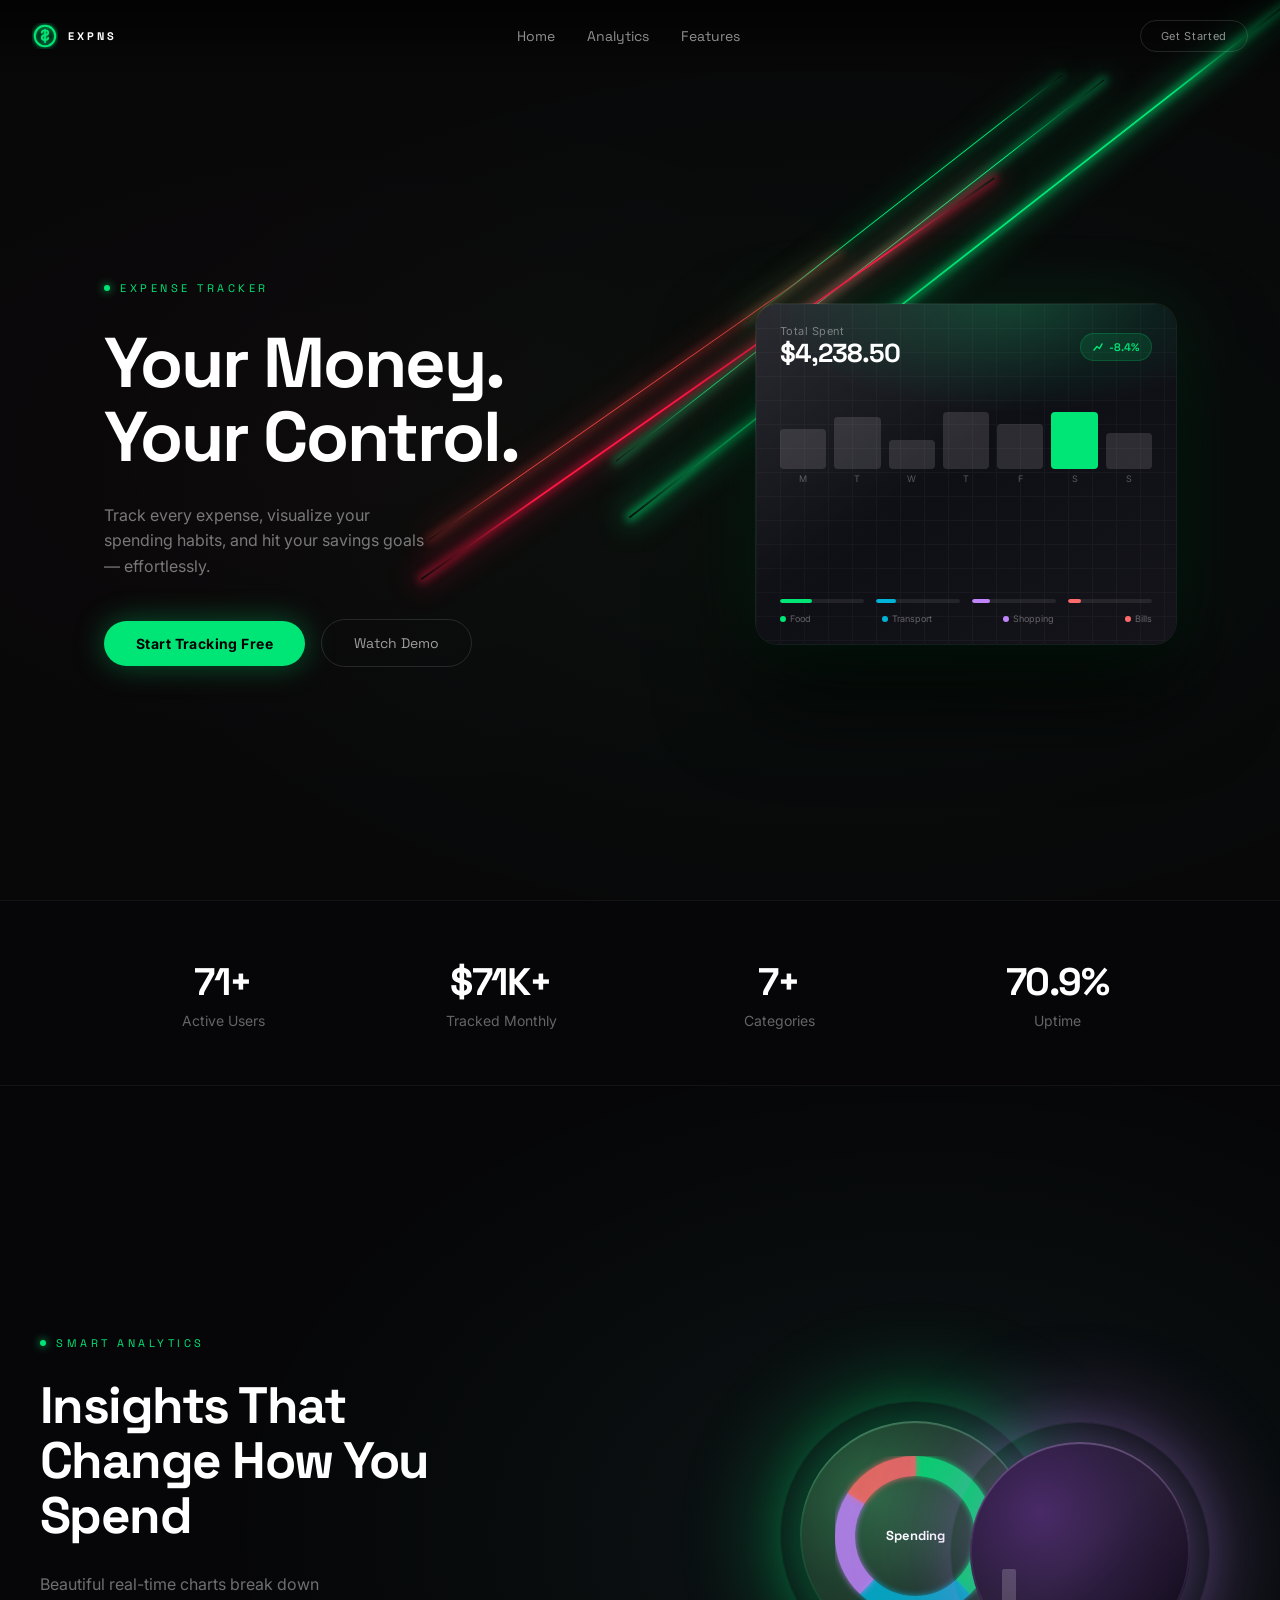
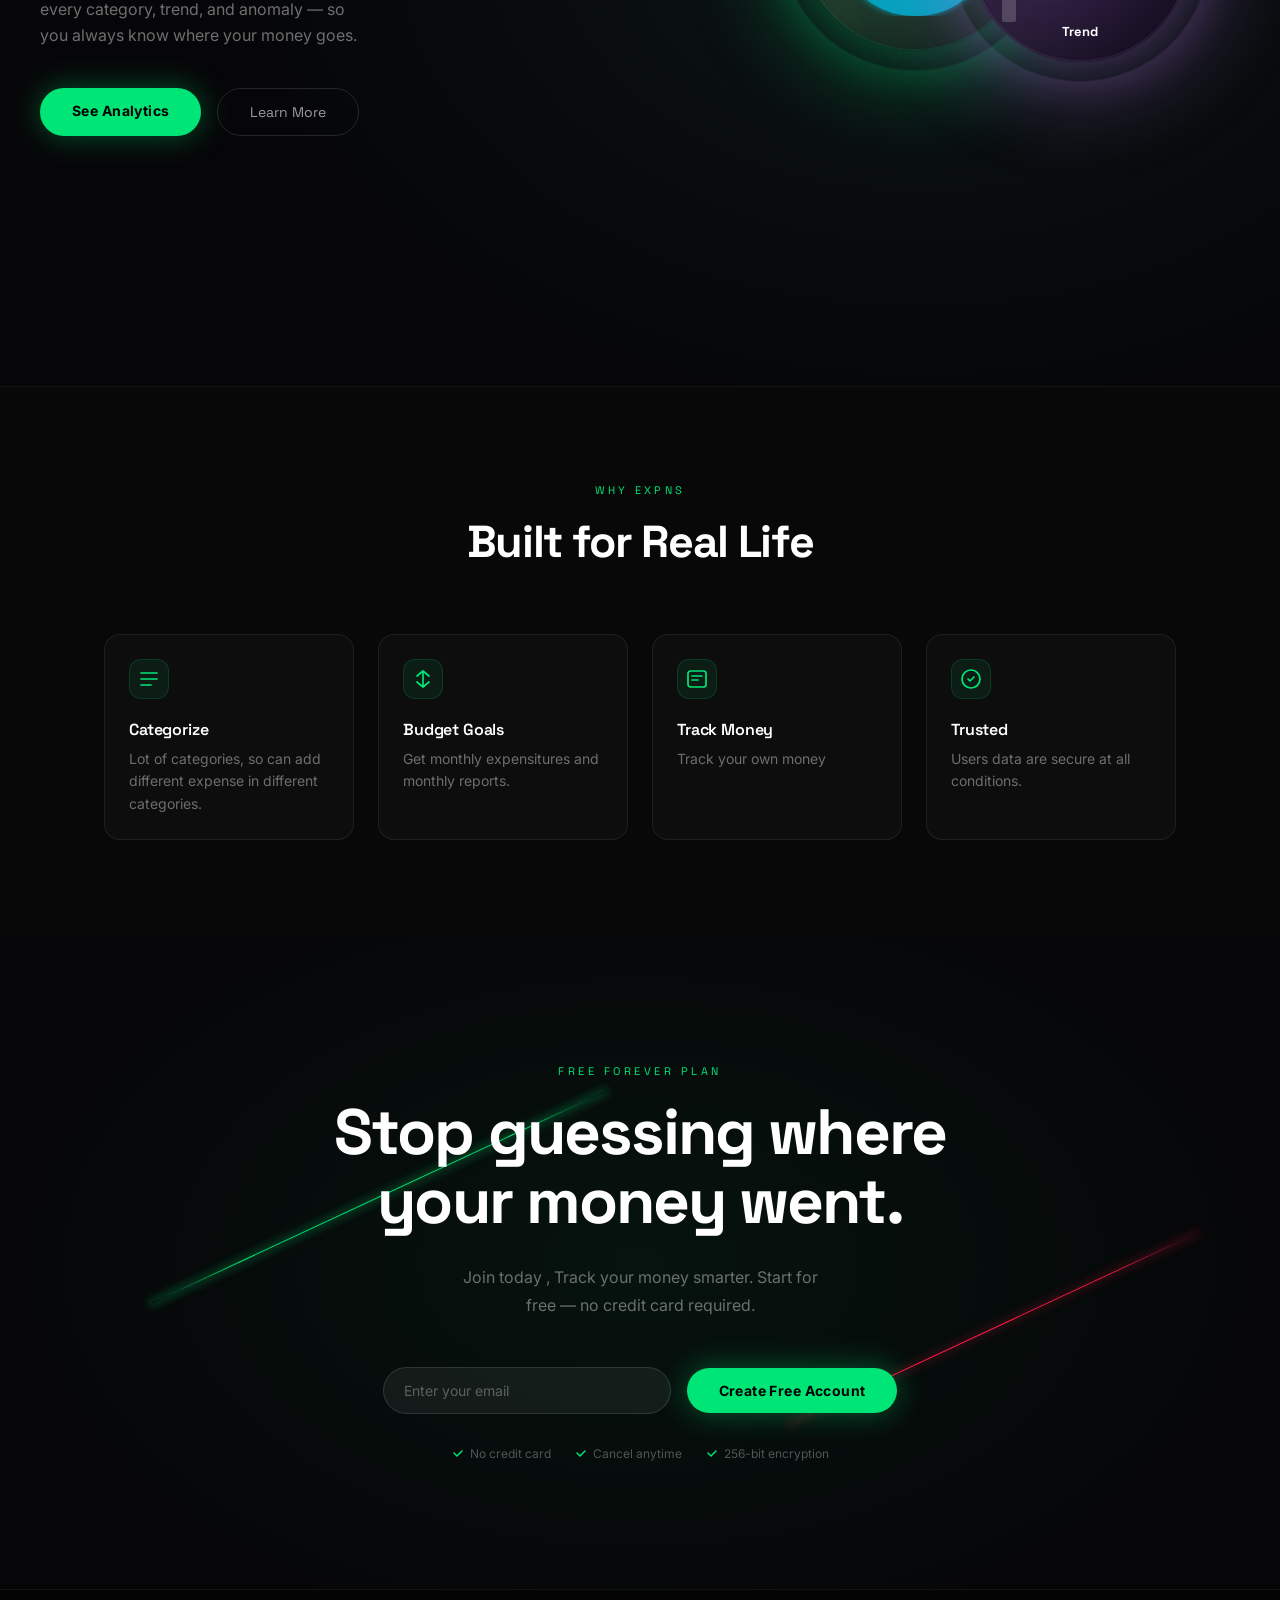
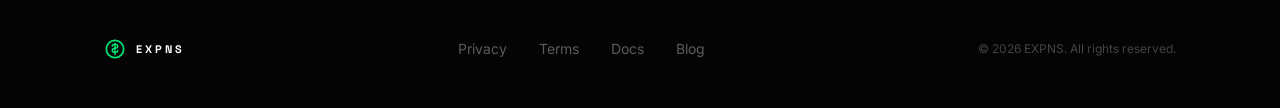
<file: Frontend/index.html>
<!DOCTYPE html>
<html lang="en">

<head>
    <meta charset="UTF-8">
    <meta name="viewport" content="width=device-width, initial-scale=1.0">
    <title>EXPNS-Track,Save,Grow</title>
    <link rel="icon" type="image/png" href="logo.png">
    <meta name="description"
        content="Track every expense, visualize your spending habits, and hit your savings goals effortlessly with EXPNS — the smart personal finance tracker.">
    <link rel="stylesheet" href="landing.css">
</head>

<body>

    <!-- ═══ Nav ═══ -->
    <nav class="nav" id="mainNav">
        <div class="nav__logo">
            <svg width="26" height="26" viewBox="0 0 28 28" fill="none">
                <defs>
                    <filter id="xlogoGlow" x="-60%" y="-60%" width="220%" height="220%">
                        <feGaussianBlur stdDeviation="2.5" result="blur" />
                        <feMerge>
                            <feMergeNode in="blur" />
                            <feMergeNode in="SourceGraphic" />
                        </feMerge>
                    </filter>
                </defs>
                <circle cx="14" cy="14" r="11" stroke="#00e676" stroke-width="2.2" filter="url(#xlogoGlow)" />
                <path
                    d="M14 7v14M10.5 10.5c0-1.93 1.57-2.5 3.5-2.5s3.5.93 3.5 2.5S16 13 14 13s-3.5.82-3.5 3 1.57 2.5 3.5 2.5 3.5-.57 3.5-2.5"
                    stroke="#00e676" stroke-width="1.8" stroke-linecap="round" filter="url(#xlogoGlow)" />
            </svg>
            <span class="nav__logo-text">EXPNS</span>
        </div>
        <div class="nav__links">
            <a href="#hero" class="nav__link">Home</a>
            <a href="#analytics" class="nav__link">Analytics</a>
            <a href="#features" class="nav__link">Features</a>
        </div>
        <a href="login.html" class="nav__cta" id="navGetStarted">Get Started</a>
    </nav>

    <!-- ═══ Hero ═══ -->
    <section class="hero" id="hero">
        <div class="hero__ambient"></div>

        <!-- Laser Beams -->
        <div class="laser laser--green-1"></div>
        <div class="laser laser--green-2"></div>
        <div class="laser laser--green-3"></div>
        <div class="laser laser--red-1"></div>
        <div class="laser laser--red-2"></div>

        <div class="container hero__inner">
            <!-- Left -->
            <div class="hero__left">
                <div class="hero__tag">
                    <span class="hero__tag-dot"></span>
                    <span class="hero__tag-text">EXPENSE TRACKER</span>
                </div>

                <h1 class="hero__title">
                    Your Money.<br>
                    Your Control.
                </h1>

                <p class="hero__subtitle">
                    Track every expense, visualize your spending habits, and hit your savings goals — effortlessly.
                </p>

                <div class="hero__buttons">
                    <a href="register.html" class="btn-primary" id="heroStartBtn">Start Tracking Free</a>
                    <button class="btn-outline" id="heroDemoBtn">Watch Demo</button>
                </div>
            </div>

            <!-- Right — Expense Dashboard Card -->
            <div class="hero__right">
                <div class="expense-card">
                    <div class="expense-card__inner">
                        <div class="expense-card__grid-texture"></div>
                        <div class="expense-card__sheen"></div>
                        <div class="expense-card__glow"></div>

                        <!-- Header -->
                        <div class="expense-card__header">
                            <div>
                                <p class="expense-card__label">Total Spent</p>
                                <p class="expense-card__amount">$4,238.50</p>
                            </div>
                            <div class="expense-card__badge">
                                <svg width="10" height="10" viewBox="0 0 10 10" fill="none">
                                    <path d="M1 8L4 4.5L6.5 6.5L9 2" stroke="#00e676" stroke-width="1.5"
                                        stroke-linecap="round" stroke-linejoin="round" />
                                </svg>
                                <span class="expense-card__badge-text">-8.4%</span>
                            </div>
                        </div>

                        <!-- Bar Chart -->
                        <div class="expense-card__chart" id="expenseChart">
                            <!-- Bars injected by JS -->
                        </div>

                        <!-- Category Breakdown -->
                        <div class="expense-card__categories">
                            <div class="expense-card__progress-row" id="progressRow">
                                <!-- Progress bars injected by JS -->
                            </div>
                            <div class="expense-card__legend" id="legendRow">
                                <!-- Legend injected by JS -->
                            </div>
                        </div>
                    </div>
                </div>
            </div>
        </div>
    </section>

    <!-- ═══ Stats Bar ═══ -->
    <section class="stats" id="stats">
        <div class="container">
            <div class="stats__grid">
                <div class="stats__item" data-observe>
                    <div class="stats__value" data-counter="100" data-suffix="+">0</div>
                    <div class="stats__label">Active Users</div>
                </div>
                <div class="stats__item" data-observe>
                    <div class="stats__value" data-counter="100" data-prefix="$" data-suffix="K+">0</div>
                    <div class="stats__label">Tracked Monthly</div>
                </div>
                <div class="stats__item" data-observe>
                    <div class="stats__value" data-counter="10" data-suffix="+">0</div>
                    <div class="stats__label">Categories</div>
                </div>
                <div class="stats__item" data-observe>
                    <div class="stats__value" data-counter="99" data-suffix=".9%">0</div>
                    <div class="stats__label">Uptime</div>
                </div>
            </div>
        </div>
    </section>

    <!-- ═══ Analytics ═══ -->
    <section class="analytics" id="analytics">
        <div class="analytics__ambient"></div>

        <div class="container analytics__inner">
            <!-- Left -->
            <div class="analytics__left" data-observe>
                <div class="analytics__tag">
                    <span class="hero__tag-dot"></span>
                    <span class="hero__tag-text">Smart Analytics</span>
                </div>

                <h2 class="analytics__title">
                    Insights That<br>
                    Change How You<br>
                    Spend
                </h2>

                <p class="analytics__subtitle">
                    Beautiful real-time charts break down every category, trend, and anomaly — so you always know where
                    your money goes.
                </p>

                <div class="analytics__buttons">
                    <a href="register.html" class="btn-primary" id="analyticsBtn">See Analytics</a>
                    <button class="btn-outline">Learn More</button>
                </div>
            </div>

            <!-- Right — Two Orbs -->
            <div class="analytics__orbs">
                <!-- Donut Orb -->
                <div class="orb orb--donut">
                    <div class="orb__wrapper" data-observe>
                        <div class="orb__glow"></div>
                        <div class="orb__body">
                            <div class="orb__sheen"></div>
                            <svg class="orb__donut-svg" viewBox="0 0 160 160">
                                <defs>
                                    <filter id="donutGlow" x="-30%" y="-30%" width="160%" height="160%">
                                        <feGaussianBlur stdDeviation="3" result="blur" />
                                        <feMerge>
                                            <feMergeNode in="blur" />
                                            <feMergeNode in="SourceGraphic" />
                                        </feMerge>
                                    </filter>
                                </defs>
                                <!-- Donut segments drawn by JS -->
                            </svg>
                            <span class="orb__label">Spending</span>
                        </div>
                        <div class="orb__rim"></div>
                    </div>
                </div>

                <!-- Trend Orb -->
                <div class="orb orb--trend">
                    <div class="orb__wrapper" data-observe>
                        <div class="orb__glow"></div>
                        <div class="orb__body">
                            <div class="orb__sheen"></div>
                            <div class="orb__trend-bars" id="trendBars">
                                <!-- Bars drawn by JS -->
                            </div>
                            <span class="orb__label">Trend</span>
                        </div>
                        <div class="orb__rim"></div>
                    </div>
                </div>
            </div>
        </div>
    </section>

    <!-- ═══ Features ═══ -->
    <section class="features" id="features">
        <div class="container">
            <div class="features__header" data-observe>
                <p class="features__tag">Why EXPNS</p>
                <h2 class="features__heading">Built for Real Life</h2>
            </div>

            <div class="features__grid">
                <!--Categorize -->
                <div class="feature-card" data-observe>
                    <div class="feature-card__icon">
                        <svg width="22" height="22" viewBox="0 0 22 22" fill="none">
                            <path d="M3 5h16M3 11h16M3 17h10" stroke="#00e676" stroke-width="1.7"
                                stroke-linecap="round" />
                        </svg>
                    </div>
                    <h3 class="feature-card__title">Categorize</h3>
                    <p class="feature-card__desc">Lot of categories, so can add different expense in different
                        categories.</p>
                </div>

                <!-- Budget Goals -->
                <div class="feature-card" data-observe>
                    <div class="feature-card__icon">
                        <svg width="22" height="22" viewBox="0 0 22 22" fill="none">
                            <path d="M11 3v16M5 8l6-5 6 5M5 14l6 5 6-5" stroke="#00e676" stroke-width="1.7"
                                stroke-linecap="round" stroke-linejoin="round" />
                        </svg>
                    </div>
                    <h3 class="feature-card__title">Budget Goals</h3>
                    <p class="feature-card__desc">Get monthly expensitures and monthly reports.
                    </p>
                </div>

                <!-- Track Money -->
                <div class="feature-card" data-observe>
                    <div class="feature-card__icon">
                        <svg width="22" height="22" viewBox="0 0 22 22" fill="none">
                            <rect x="2" y="3" width="18" height="16" rx="2.5" stroke="#00e676" stroke-width="1.7" />
                            <path d="M6 8h10M6 12h6" stroke="#00e676" stroke-width="1.7" stroke-linecap="round" />
                        </svg>
                    </div>
                    <h3 class="feature-card__title">Track Money</h3>
                    <p class="feature-card__desc">Track your own money </p>
                </div>

                <!-- Trusted -->
                <div class="feature-card" data-observe>
                    <div class="feature-card__icon">
                        <svg width="22" height="22" viewBox="0 0 22 22" fill="none">
                            <path d="M11 2C6.03 2 2 6.03 2 11s4.03 9 9 9 9-4.03 9-9-4.03-9-9-9z" stroke="#00e676"
                                stroke-width="1.7" />
                            <path d="M8 11l2 2 4-4" stroke="#00e676" stroke-width="1.7" stroke-linecap="round"
                                stroke-linejoin="round" />
                        </svg>
                    </div>
                    <h3 class="feature-card__title">Trusted</h3>
                    <p class="feature-card__desc">Users data are secure at all conditions.</p>
                </div>
            </div>
        </div>
    </section>

    <!-- ═══ CTA ═══ -->
    <section class="cta" id="cta">
        <div class="cta__ambient"></div>
        <div class="cta__laser-green"></div>
        <div class="cta__laser-red"></div>

        <div class="container cta__content">
            <p class="cta__tag" data-observe>Free Forever Plan</p>

            <h2 class="cta__heading" data-observe>
                Stop guessing where your money went.
            </h2>

            <p class="cta__subtitle" data-observe>
                Join today , Track your money smarter. Start for free — no credit card required.
            </p>

            <div class="cta__form" data-observe>
                <input type="email" class="cta__input" placeholder="Enter your email" id="ctaEmailInput">
                <a href="register.html" class="btn-primary" id="ctaCreateBtn">Create Free Account</a>
            </div>

            <div class="cta__badges" data-observe>
                <span class="cta__badge">
                    <svg width="12" height="12" viewBox="0 0 12 12" fill="none">
                        <path d="M2 6l3 3 5-5" stroke="#00e676" stroke-width="1.5" stroke-linecap="round"
                            stroke-linejoin="round" />
                    </svg>
                    No credit card
                </span>
                <span class="cta__badge">
                    <svg width="12" height="12" viewBox="0 0 12 12" fill="none">
                        <path d="M2 6l3 3 5-5" stroke="#00e676" stroke-width="1.5" stroke-linecap="round"
                            stroke-linejoin="round" />
                    </svg>
                    Cancel anytime
                </span>
                <span class="cta__badge">
                    <svg width="12" height="12" viewBox="0 0 12 12" fill="none">
                        <path d="M2 6l3 3 5-5" stroke="#00e676" stroke-width="1.5" stroke-linecap="round"
                            stroke-linejoin="round" />
                    </svg>
                    256-bit encryption
                </span>
            </div>
        </div>
    </section>

    <!-- ═══ Footer ═══ -->
    <footer class="footer" id="footer">
        <div class="container footer__inner">
            <div class="footer__logo">
                <svg width="22" height="22" viewBox="0 0 28 28" fill="none">
                    <circle cx="14" cy="14" r="11" stroke="#00e676" stroke-width="2.2" />
                    <path
                        d="M14 7v14M10.5 10.5c0-1.93 1.57-2.5 3.5-2.5s3.5.93 3.5 2.5S16 13 14 13s-3.5.82-3.5 3 1.57 2.5 3.5 2.5 3.5-.57 3.5-2.5"
                        stroke="#00e676" stroke-width="1.8" stroke-linecap="round" />
                </svg>
                <span class="footer__logo-text">EXPNS</span>
            </div>
            <div class="footer__links">
                <a href="#" class="footer__link">Privacy</a>
                <a href="#" class="footer__link">Terms</a>
                <a href="#" class="footer__link">Docs</a>
                <a href="#" class="footer__link">Blog</a>
            </div>
            <p class="footer__copy">© 2026 EXPNS. All rights reserved.</p>
        </div>
    </footer>

    <script src="landing.js"></script>
</body>

</html>
</file>
<file: Frontend/landing.css>
/* ═══════════════════════════════════════════════════════════════
   EXPNS Landing Page — Premium Dark Theme
   ═══════════════════════════════════════════════════════════════ */

@import url('https://fonts.googleapis.com/css2?family=Space+Grotesk:wght@300;400;500;600;700&family=Inter:wght@300;400;500;600&display=swap');

/* ─── Reset & Base ────────────────────────────────────────────── */
*, *::before, *::after {
  margin: 0;
  padding: 0;
  box-sizing: border-box;
}

html {
  scroll-behavior: smooth;
}

body {
  font-family: 'Inter', sans-serif;
  background: #080809;
  color: #fff;
  overflow-x: hidden;
  -webkit-font-smoothing: antialiased;
  -moz-osx-font-smoothing: grayscale;
}

a {
  text-decoration: none;
  color: inherit;
}

button {
  cursor: pointer;
  border: none;
  outline: none;
  font-family: 'Space Grotesk', sans-serif;
}

ul, ol {
  list-style: none;
}

/* ─── Utility ─────────────────────────────────────────────────── */
.container {
  max-width: 1200px;
  margin: 0 auto;
  padding: 0 32px;
}

@media (min-width: 1024px) {
  .container { padding: 0 64px; }
}

/* ─── Nav ─────────────────────────────────────────────────────── */
.nav {
  position: fixed;
  top: 0;
  left: 0;
  right: 0;
  z-index: 100;
  display: flex;
  align-items: center;
  justify-content: space-between;
  padding: 20px 32px;
}

.nav::before {
  content: '';
  position: absolute;
  inset: 0;
  background: linear-gradient(to bottom, rgba(0,0,0,0.6), transparent);
  pointer-events: none;
  z-index: -1;
}

.nav__logo {
  display: flex;
  align-items: center;
  gap: 10px;
}

.nav__logo-text {
  font-family: 'Space Grotesk', sans-serif;
  font-weight: 700;
  font-size: 11px;
  letter-spacing: 0.28em;
  text-transform: uppercase;
  color: #fff;
}

.nav__links {
  display: flex;
  align-items: center;
  gap: 32px;
}

.nav__link {
  font-family: 'Space Grotesk', sans-serif;
  font-size: 14px;
  color: rgba(255,255,255,0.55);
  transition: color 0.2s;
}

.nav__link:hover { color: #fff; }

.nav__cta {
  display: inline-block;
  text-align: center;
  font-size: 11px;
  padding: 8px 20px;
  border-radius: 999px;
  border: 1px solid rgba(255,255,255,0.12);
  background: transparent;
  color: rgba(255,255,255,0.55);
  letter-spacing: 0.06em;
  transition: all 0.3s;
}

.nav__cta:hover {
  border-color: rgba(0,230,118,0.5);
  color: #00e676;
}

/* ─── Hero ────────────────────────────────────────────────────── */
.hero {
  position: relative;
  min-height: 100vh;
  display: flex;
  align-items: center;
  overflow: hidden;
  background: #080809;
}

.hero__ambient {
  position: absolute;
  inset: 0;
  pointer-events: none;
  background-image:
    radial-gradient(ellipse 60% 50% at 65% 55%, rgba(0,230,118,0.04) 0%, transparent 100%),
    radial-gradient(ellipse 50% 40% at 30% 50%, rgba(255,23,68,0.025) 0%, transparent 100%);
}

/* Laser Beams */
.laser {
  position: absolute;
  pointer-events: none;
  border-radius: 2px;
}

.laser--green-1 {
  left: 42%; top: 28%;
  width: 860px; height: 1.5px;
  background: linear-gradient(90deg, transparent 0%, #00e676 20%, #00e676 80%, transparent 100%);
  box-shadow: 0 0 8px 3px rgba(0,230,118,0.56), 0 0 30px 8px rgba(0,230,118,0.25);
  transform: rotate(-38deg);
  transform-origin: 50% 50%;
  animation: laserPulse 2.8s ease-in-out infinite;
}

.laser--green-2 {
  left: 43%; top: 30%;
  width: 620px; height: 0.8px;
  background: linear-gradient(90deg, transparent 0%, #00ff88 20%, #00ff88 80%, transparent 100%);
  box-shadow: 0 0 8px 3px rgba(0,255,136,0.35), 0 0 30px 8px rgba(0,255,136,0.15);
  transform: rotate(-38deg);
  transform-origin: 50% 50%;
  animation: laserPulse 3.2s ease-in-out infinite 0.4s;
}

.laser--green-3 {
  left: 55%; top: 22%;
  width: 400px; height: 0.6px;
  background: linear-gradient(90deg, transparent 0%, #00e676 20%, #00e676 80%, transparent 100%);
  box-shadow: 0 0 8px 3px rgba(0,230,118,0.2), 0 0 30px 8px rgba(0,230,118,0.1);
  transform: rotate(-38deg);
  transform-origin: 50% 50%;
  animation: laserPulse 3.6s ease-in-out infinite 0.8s;
}

.laser--red-1 {
  left: 28%; top: 42%;
  width: 700px; height: 1.5px;
  background: linear-gradient(90deg, transparent 0%, #ff1744 20%, #ff1744 80%, transparent 100%);
  box-shadow: 0 0 8px 3px rgba(255,23,68,0.46), 0 0 30px 8px rgba(255,23,68,0.2);
  transform: rotate(145deg);
  transform-origin: 50% 50%;
  animation: laserPulse 3.0s ease-in-out infinite 0.2s;
}

.laser--red-2 {
  left: 30%; top: 44%;
  width: 500px; height: 0.8px;
  background: linear-gradient(90deg, transparent 0%, #ff4444 20%, #ff4444 80%, transparent 100%);
  box-shadow: 0 0 8px 3px rgba(255,68,68,0.3), 0 0 30px 8px rgba(255,68,68,0.12);
  transform: rotate(145deg);
  transform-origin: 50% 50%;
  animation: laserPulse 3.4s ease-in-out infinite 0.6s;
}

@keyframes laserPulse {
  0%, 100% { opacity: 1; }
  50% { opacity: 0.6; }
}

.hero__inner {
  position: relative;
  z-index: 10;
  display: flex;
  flex-direction: column;
  align-items: center;
  gap: 64px;
  padding-top: 96px;
  padding-bottom: 48px;
  width: 100%;
}

@media (min-width: 1024px) {
  .hero__inner {
    flex-direction: row;
    justify-content: space-between;
  }
}

/* Hero Left */
.hero__left {
  max-width: 500px;
  opacity: 0;
  transform: translateX(-48px);
  animation: fadeInLeft 0.9s cubic-bezier(0.25,0,0.1,1) forwards;
}

@keyframes fadeInLeft {
  to { opacity: 1; transform: translateX(0); }
}

.hero__tag {
  display: flex;
  align-items: center;
  gap: 10px;
  margin-bottom: 32px;
  opacity: 0;
  animation: fadeInUp 0.6s ease forwards 0.35s;
}

.hero__tag-dot {
  width: 6px;
  height: 6px;
  border-radius: 50%;
  background: #00e676;
  box-shadow: 0 0 8px #00e676;
}

.hero__tag-text {
  color: #00e676;
  font-family: 'Space Grotesk', sans-serif;
  font-size: 11px;
  letter-spacing: 0.32em;
  text-transform: uppercase;
}

.hero__title {
  font-family: 'Space Grotesk', sans-serif;
  font-size: clamp(3rem, 5.5vw, 5rem);
  font-weight: 700;
  letter-spacing: -0.03em;
  line-height: 1.05;
  margin-bottom: 28px;
  opacity: 0;
  animation: fadeInUp 0.9s cubic-bezier(0.25,0,0.1,1) forwards 0.45s;
}

.hero__subtitle {
  font-size: 16px;
  line-height: 1.6;
  color: rgba(255,255,255,0.45);
  max-width: 320px;
  margin-bottom: 40px;
  opacity: 0;
  animation: fadeInUp 0.6s ease forwards 0.55s;
}

.hero__buttons {
  display: flex;
  align-items: center;
  gap: 16px;
  opacity: 0;
  animation: fadeInUp 0.6s ease forwards 0.65s;
}

@keyframes fadeInUp {
  from { opacity: 0; transform: translateY(18px); }
  to   { opacity: 1; transform: translateY(0); }
}

.btn-primary {
  display: inline-block;
  text-align: center;
  padding: 14px 32px;
  font-size: 14px;
  font-weight: 700;
  border-radius: 999px;
  background: #00e676;
  color: #000;
  letter-spacing: 0.03em;
  box-shadow: 0 0 30px rgba(0,230,118,0.35);
  transition: all 0.3s;
}

.btn-primary:hover {
  filter: brightness(1.1);
  transform: scale(1.03);
}

.btn-outline {
  display: inline-block;
  text-align: center;
  padding: 14px 32px;
  font-size: 14px;
  border-radius: 999px;
  background: transparent;
  color: rgba(255,255,255,0.6);
  border: 1px solid rgba(255,255,255,0.12);
  transition: all 0.3s;
}

.btn-outline:hover {
  border-color: rgba(255,255,255,0.3);
  color: #fff;
}

/* Hero Right — Dashboard Card */
.hero__right {
  flex-shrink: 0;
  opacity: 0;
  transform: translateX(48px);
  animation: fadeInRight 0.9s cubic-bezier(0.25,0,0.1,1) forwards 0.3s;
}

@keyframes fadeInRight {
  to { opacity: 1; transform: translateX(0); }
}

.expense-card {
  perspective: 1200px;
  animation: cardFloat 6.5s ease-in-out infinite;
}

@keyframes cardFloat {
  0%, 100% { transform: translateY(0); }
  50% { transform: translateY(-18px); }
}

.expense-card__inner {
  position: relative;
  width: 420px;
  height: 340px;
  border-radius: 22px;
  background: linear-gradient(145deg, #1e1e25 0%, #0e0e15 45%, #14141a 100%);
  box-shadow:
    0 0 0 1px rgba(255,255,255,0.07),
    0 0 80px rgba(0,230,118,0.10),
    0 48px 96px rgba(0,0,0,0.85);
  overflow: hidden;
  transform-style: preserve-3d;
  animation: cardTilt 9s ease-in-out infinite;
}

@keyframes cardTilt {
  0%, 100% { transform: rotateX(0) rotateY(0); }
  25%  { transform: rotateX(2deg) rotateY(5deg); }
  50%  { transform: rotateX(-1.5deg) rotateY(-2deg); }
  75%  { transform: rotateX(1deg) rotateY(3deg); }
}

.expense-card__grid-texture {
  position: absolute;
  inset: 0;
  opacity: 0.032;
  background-image:
    linear-gradient(rgba(255,255,255,1) 1px, transparent 1px),
    linear-gradient(90deg, rgba(255,255,255,1) 1px, transparent 1px);
  background-size: 24px 24px;
}

.expense-card__sheen {
  position: absolute;
  inset: 0;
  background: linear-gradient(to bottom right, rgba(255,255,255,0.06), transparent, transparent);
}

.expense-card__glow {
  position: absolute;
  left: 0;
  right: 0;
  top: 0;
  height: 112px;
  opacity: 0.2;
  background: radial-gradient(ellipse at 60% 0%, #00e676 0%, transparent 70%);
}

/* Card Header */
.expense-card__header {
  position: absolute;
  top: 20px;
  left: 24px;
  right: 24px;
  display: flex;
  align-items: center;
  justify-content: space-between;
}

.expense-card__label {
  color: rgba(255,255,255,0.4);
  font-size: 11px;
  letter-spacing: 0.04em;
}

.expense-card__amount {
  font-family: 'Space Grotesk', sans-serif;
  font-size: 26px;
  font-weight: 700;
  letter-spacing: -0.04em;
  line-height: 1.2;
  color: #fff;
}

.expense-card__badge {
  display: flex;
  align-items: center;
  gap: 6px;
  padding: 6px 12px;
  border-radius: 999px;
  background: rgba(0,230,118,0.12);
  border: 1px solid rgba(0,230,118,0.2);
}

.expense-card__badge-text {
  color: #00e676;
  font-size: 11px;
  font-family: 'Space Grotesk', sans-serif;
  font-weight: 600;
}

/* Card Bar Chart */
.expense-card__chart {
  position: absolute;
  left: 24px;
  right: 24px;
  top: 108px;
  height: 72px;
  display: flex;
  align-items: flex-end;
  justify-content: space-between;
  gap: 8px;
}

.expense-card__bar-col {
  flex: 1;
  display: flex;
  flex-direction: column;
  align-items: center;
  gap: 4px;
  height: 100%;
  justify-content: flex-end;
}

.expense-card__bar {
  width: 100%;
  border-radius: 4px;
  background: rgba(255,255,255,0.12);
  transition: height 0.7s ease-out;
}

.expense-card__bar--active {
  background: #00e676;
}

.expense-card__bar-label {
  color: rgba(255,255,255,0.3);
  font-size: 9px;
}

/* Card Category Breakdown */
.expense-card__categories {
  position: absolute;
  left: 24px;
  right: 24px;
  bottom: 20px;
}

.expense-card__progress-row {
  display: flex;
  gap: 12px;
  margin-bottom: 10px;
}

.expense-card__progress-track {
  flex: 1;
  height: 4px;
  border-radius: 999px;
  background: rgba(255,255,255,0.08);
  overflow: hidden;
}

.expense-card__progress-fill {
  height: 100%;
  border-radius: 999px;
  transition: width 1s ease-out;
}

.expense-card__legend {
  display: flex;
  justify-content: space-between;
}

.expense-card__legend-item {
  display: flex;
  align-items: center;
  gap: 4px;
}

.expense-card__legend-dot {
  width: 6px;
  height: 6px;
  border-radius: 50%;
  flex-shrink: 0;
}

.expense-card__legend-text {
  color: rgba(255,255,255,0.35);
  font-size: 9px;
  white-space: nowrap;
}

/* ─── Stats Bar ───────────────────────────────────────────────── */
.stats {
  padding: 56px 0;
  background: #060608;
  border-top: 1px solid rgba(255,255,255,0.05);
  border-bottom: 1px solid rgba(255,255,255,0.05);
}

.stats__grid {
  display: grid;
  grid-template-columns: repeat(2, 1fr);
  gap: 40px;
}

@media (min-width: 1024px) {
  .stats__grid { grid-template-columns: repeat(4, 1fr); }
}

.stats__item {
  text-align: center;
  opacity: 0;
  transform: translateY(20px);
  transition: all 0.6s ease;
}

.stats__item.visible {
  opacity: 1;
  transform: translateY(0);
}

.stats__value {
  font-family: 'Space Grotesk', sans-serif;
  font-size: clamp(1.8rem, 3vw, 2.6rem);
  font-weight: 700;
  letter-spacing: -0.04em;
  margin-bottom: 6px;
}

.stats__label {
  font-size: 14px;
  color: rgba(255,255,255,0.38);
}

/* ─── Analytics Section ───────────────────────────────────────── */
.analytics {
  position: relative;
  min-height: 100vh;
  display: flex;
  align-items: center;
  overflow: hidden;
  background: #060608;
}

.analytics__ambient {
  position: absolute;
  inset: 0;
  pointer-events: none;
  background-image:
    radial-gradient(ellipse 55% 55% at 72% 50%, rgba(0,230,118,0.05) 0%, transparent 100%),
    radial-gradient(ellipse 45% 45% at 72% 50%, rgba(192,84,255,0.04) 0%, transparent 100%);
}

.analytics__inner {
  position: relative;
  z-index: 10;
  display: flex;
  flex-direction: column;
  align-items: center;
  gap: 64px;
  padding: 96px 0;
  width: 100%;
}

@media (min-width: 1024px) {
  .analytics__inner {
    flex-direction: row;
    justify-content: space-between;
  }
}

.analytics__left {
  max-width: 420px;
  opacity: 0;
  transform: translateX(-48px);
  transition: all 0.9s cubic-bezier(0.25,0,0.1,1);
}

.analytics__left.visible {
  opacity: 1;
  transform: translateX(0);
}

.analytics__tag {
  display: flex;
  align-items: center;
  gap: 10px;
  margin-bottom: 28px;
}

.analytics__title {
  font-family: 'Space Grotesk', sans-serif;
  font-size: clamp(2.4rem, 4vw, 3.8rem);
  font-weight: 700;
  letter-spacing: -0.03em;
  line-height: 1.08;
  margin-bottom: 28px;
}

.analytics__subtitle {
  font-size: 16px;
  line-height: 1.6;
  color: rgba(255,255,255,0.42);
  max-width: 320px;
  margin-bottom: 40px;
}

.analytics__buttons {
  display: flex;
  gap: 16px;
}

/* Orbs Container */
.analytics__orbs {
  position: relative;
  width: 480px;
  height: 300px;
  flex-shrink: 0;
}

/* Individual Orb */
.orb {
  position: absolute;
  top: 50%;
  transform: translateY(-50%);
}

.orb--donut { left: 40px; }
.orb--trend { left: 210px; transform: translateY(-50%) translateY(16px); }

.orb__wrapper {
  position: relative;
  width: 230px;
  height: 230px;
  opacity: 0;
  transform: scale(0.75) translateY(20px);
  transition: all 0.9s cubic-bezier(0.25,0,0.1,1);
}

.orb--trend .orb__wrapper {
  width: 220px;
  height: 220px;
}

.orb__wrapper.visible {
  opacity: 1;
  transform: scale(1) translateY(0);
}

.orb__glow {
  position: absolute;
  inset: -20px;
  border-radius: 50%;
  pointer-events: none;
  animation: orbGlowPulse 3.5s ease-in-out infinite;
}

.orb--donut .orb__glow {
  box-shadow: 0 0 80px 24px rgba(0,230,118,0.21);
  border: 1px solid rgba(0,230,118,0.09);
}

.orb--trend .orb__glow {
  box-shadow: 0 0 80px 24px rgba(192,132,252,0.21);
  border: 1px solid rgba(192,132,252,0.09);
  animation-delay: 0.8s;
}

@keyframes orbGlowPulse {
  0%, 100% { opacity: 0.7; }
  50% { opacity: 1; }
}

.orb__body {
  position: absolute;
  inset: 0;
  border-radius: 50%;
  overflow: hidden;
  display: flex;
  align-items: center;
  justify-content: center;
}

.orb--donut .orb__body {
  background: radial-gradient(circle at 32% 32%, #1e5c38 0%, #0d2e1c 45%, #060f0a 100%);
  box-shadow: 0 0 50px 10px rgba(0,230,118,0.31), inset 0 2px 1px rgba(255,255,255,0.18), inset 0 -2px 2px rgba(0,0,0,0.4);
  animation: orbFloat 5.5s ease-in-out infinite;
}

.orb--trend .orb__body {
  background: radial-gradient(circle at 32% 32%, #3b1a5c 0%, #1d0d30 45%, #0a060f 100%);
  box-shadow: 0 0 50px 10px rgba(192,132,252,0.31), inset 0 2px 1px rgba(255,255,255,0.18), inset 0 -2px 2px rgba(0,0,0,0.4);
  animation: orbFloat 6.3s ease-in-out infinite 0.8s;
}

@keyframes orbFloat {
  0%, 100% { transform: translateY(0); }
  50% { transform: translateY(-14px); }
}

.orb__sheen {
  position: absolute;
  inset: 0;
  background: linear-gradient(to top left, transparent, rgba(255,255,255,0.08), rgba(255,255,255,0.06));
}

.orb__rim {
  position: absolute;
  inset: 0;
  border-radius: 50%;
  pointer-events: none;
}

.orb--donut .orb__rim { border: 2px solid rgba(0,230,118,0.13); }
.orb--trend .orb__rim { border: 2px solid rgba(192,132,252,0.13); }

.orb__label {
  font-family: 'Space Grotesk', sans-serif;
  font-size: 13px;
  font-weight: 700;
  color: #fff;
  position: relative;
  z-index: 2;
}

.orb--trend .orb__label {
  position: absolute;
  bottom: 22px;
}

/* Donut SVG */
.orb__donut-svg {
  position: absolute;
  width: 160px;
  height: 160px;
}

/* Trend Bars */
.orb__trend-bars {
  position: absolute;
  inset: 0;
  display: flex;
  align-items: flex-end;
  justify-content: center;
  gap: 6px;
  padding: 48px 32px 40px;
}

.orb__trend-bar {
  flex: 1;
  border-radius: 2px;
  background: rgba(255,255,255,0.18);
  transition: height 0.6s ease-out;
}

.orb__trend-bar--active {
  background: #c084fc;
}

/* ─── Features Section ────────────────────────────────────────── */
.features {
  padding: 96px 0;
  background: #080809;
  border-top: 1px solid rgba(255,255,255,0.04);
}

.features__header {
  text-align: center;
  margin-bottom: 64px;
  opacity: 0;
  transform: translateY(24px);
  transition: all 0.7s ease;
}

.features__header.visible {
  opacity: 1;
  transform: translateY(0);
}

.features__tag {
  color: #00e676;
  font-family: 'Space Grotesk', sans-serif;
  font-size: 11px;
  letter-spacing: 0.3em;
  text-transform: uppercase;
  margin-bottom: 16px;
}

.features__heading {
  font-family: 'Space Grotesk', sans-serif;
  font-size: clamp(1.8rem, 3.5vw, 3rem);
  font-weight: 700;
  letter-spacing: -0.03em;
}

.features__grid {
  display: grid;
  grid-template-columns: 1fr;
  gap: 24px;
}

@media (min-width: 640px) {
  .features__grid { grid-template-columns: repeat(2, 1fr); }
}

@media (min-width: 1024px) {
  .features__grid { grid-template-columns: repeat(4, 1fr); }
}

.feature-card {
  padding: 24px;
  border-radius: 16px;
  background: rgba(255,255,255,0.025);
  border: 1px solid rgba(255,255,255,0.07);
  transition: all 0.3s;
  opacity: 0;
  transform: translateY(28px);
}

.feature-card.visible {
  opacity: 1;
  transform: translateY(0);
}

.feature-card:hover {
  transform: translateY(-6px);
  border-color: rgba(0,230,118,0.2);
}

.feature-card__icon {
  width: 40px;
  height: 40px;
  border-radius: 12px;
  background: rgba(0,230,118,0.08);
  border: 1px solid rgba(0,230,118,0.15);
  display: flex;
  align-items: center;
  justify-content: center;
  margin-bottom: 20px;
}

.feature-card__title {
  font-family: 'Space Grotesk', sans-serif;
  font-size: 1rem;
  font-weight: 600;
  letter-spacing: -0.01em;
  margin-bottom: 8px;
}

.feature-card__desc {
  font-size: 14px;
  line-height: 1.6;
  color: rgba(255,255,255,0.4);
}

/* ─── CTA Section ─────────────────────────────────────────────── */
.cta {
  position: relative;
  padding: 128px 0;
  overflow: hidden;
  background: #060608;
}

.cta__ambient {
  position: absolute;
  inset: 0;
  pointer-events: none;
  background-image: radial-gradient(ellipse 50% 60% at 50% 50%, rgba(0,230,118,0.06) 0%, transparent 100%);
}

/* CTA Lasers */
.cta__laser-green {
  position: absolute;
  left: 10%; top: 40%;
  width: 500px; height: 1px;
  background: linear-gradient(90deg, transparent, #00e676 20%, #00e676 80%, transparent);
  box-shadow: 0 0 8px 3px rgba(0,230,118,0.25);
  transform: rotate(-25deg);
  transform-origin: 50% 50%;
  animation: laserPulse 3.1s ease-in-out infinite 0.3s;
}

.cta__laser-red {
  position: absolute;
  left: 60%; top: 60%;
  width: 450px; height: 1px;
  background: linear-gradient(90deg, transparent, #ff1744 20%, #ff1744 80%, transparent);
  box-shadow: 0 0 8px 3px rgba(255,23,68,0.18);
  transform: rotate(155deg);
  transform-origin: 50% 50%;
  animation: laserPulse 3.5s ease-in-out infinite 0.7s;
}

.cta__content {
  position: relative;
  z-index: 10;
  text-align: center;
}

.cta__tag {
  color: #00e676;
  font-family: 'Space Grotesk', sans-serif;
  font-size: 11px;
  letter-spacing: 0.32em;
  text-transform: uppercase;
  margin-bottom: 20px;
  opacity: 0;
  transition: opacity 0.6s;
}

.cta__tag.visible { opacity: 1; }

.cta__heading {
  font-family: 'Space Grotesk', sans-serif;
  font-size: clamp(2.2rem, 5vw, 4.2rem);
  font-weight: 700;
  letter-spacing: -0.03em;
  max-width: 680px;
  margin: 0 auto 28px;
  line-height: 1.08;
  opacity: 0;
  transform: translateY(24px);
  transition: all 0.7s ease;
}

.cta__heading.visible {
  opacity: 1;
  transform: translateY(0);
}

.cta__subtitle {
  font-size: 16px;
  line-height: 1.7;
  color: rgba(255,255,255,0.4);
  max-width: 380px;
  margin: 0 auto 48px;
  opacity: 0;
  transform: translateY(18px);
  transition: all 0.7s ease 0.1s;
}

.cta__subtitle.visible {
  opacity: 1;
  transform: translateY(0);
}

.cta__form {
  display: flex;
  flex-direction: column;
  align-items: center;
  gap: 16px;
  margin-bottom: 32px;
  opacity: 0;
  transform: translateY(18px);
  transition: all 0.7s ease 0.2s;
}

.cta__form.visible {
  opacity: 1;
  transform: translateY(0);
}

@media (min-width: 640px) {
  .cta__form { flex-direction: row; justify-content: center; }
}

.cta__input {
  padding: 14px 20px;
  font-size: 14px;
  border-radius: 999px;
  background: rgba(255,255,255,0.06);
  border: 1px solid rgba(255,255,255,0.12);
  color: #fff;
  width: 288px;
  outline: none;
  font-family: 'Inter', sans-serif;
  transition: border-color 0.3s;
}

.cta__input:focus {
  border-color: rgba(0,230,118,0.4);
}

.cta__input::placeholder {
  color: rgba(255,255,255,0.3);
}

.cta__badges {
  display: flex;
  align-items: center;
  justify-content: center;
  gap: 24px;
  color: rgba(255,255,255,0.3);
  font-size: 12px;
  opacity: 0;
  transition: opacity 0.6s 0.3s;
}

.cta__badges.visible { opacity: 1; }

.cta__badge {
  display: flex;
  align-items: center;
  gap: 6px;
}

/* ─── Footer ──────────────────────────────────────────────────── */
.footer {
  padding: 48px 0;
  background: #040405;
  border-top: 1px solid rgba(255,255,255,0.06);
}

.footer__inner {
  display: flex;
  flex-direction: column;
  align-items: center;
  gap: 32px;
}

@media (min-width: 768px) {
  .footer__inner {
    flex-direction: row;
    justify-content: space-between;
  }
}

.footer__logo {
  display: flex;
  align-items: center;
  gap: 10px;
}

.footer__logo-text {
  font-family: 'Space Grotesk', sans-serif;
  font-weight: 700;
  font-size: 11px;
  letter-spacing: 0.28em;
  text-transform: uppercase;
}

.footer__links {
  display: flex;
  gap: 32px;
}

.footer__link {
  font-size: 14px;
  color: rgba(255,255,255,0.35);
  transition: color 0.2s;
}

.footer__link:hover { color: rgba(255,255,255,0.75); }

.footer__copy {
  font-size: 12px;
  color: rgba(255,255,255,0.25);
}

/* ─── Responsive: Tablet (≤1023px) ────────────────────────────── */
@media (max-width: 1023px) {
  .nav { padding: 16px 20px; }
  .nav__links { display: none; }

  .hero__inner {
    text-align: center;
    padding-top: 80px;
    gap: 48px;
  }
  .hero__left { max-width: 100%; }
  .hero__subtitle { max-width: 100%; margin-left: auto; margin-right: auto; }
  .hero__tag { justify-content: center; }
  .hero__buttons { justify-content: center; flex-wrap: wrap; }

  .expense-card__inner { width: 340px; height: 280px; }

  .analytics__inner {
    text-align: center;
    padding: 64px 0;
  }
  .analytics__left { max-width: 100%; }
  .analytics__subtitle { max-width: 100%; margin-left: auto; margin-right: auto; }
  .analytics__buttons { justify-content: center; }

  .analytics__orbs { width: 340px; height: 260px; }
  .orb--donut { left: 20px; }
  .orb--trend { left: 140px; }
  .orb__wrapper { width: 180px; height: 180px; }
  .orb--trend .orb__wrapper { width: 170px; height: 170px; }

  .features__grid { grid-template-columns: repeat(2, 1fr); }

  .footer__inner {
    flex-direction: column;
    text-align: center;
    gap: 24px;
  }
  .footer__links { justify-content: center; }
}

/* ─── Responsive: Small Tablet / Large Phone (≤768px) ─────────── */
@media (max-width: 768px) {
  .container { padding: 0 20px; }
  .nav { padding: 14px 16px; }

  .hero { min-height: auto; padding: 0 0 48px; }
  .hero__inner { padding-top: 80px; gap: 40px; }
  .hero__title { font-size: clamp(2.2rem, 8vw, 3.5rem); }

  .stats__grid { grid-template-columns: repeat(2, 1fr); gap: 24px; }
  .stats { padding: 40px 0; }

  .analytics { min-height: auto; }
  .analytics__inner { gap: 48px; }
  .analytics__title { font-size: clamp(1.8rem, 6vw, 2.8rem); }

  .features { padding: 64px 0; }

  .cta { padding: 80px 0; }
  .cta__heading { font-size: clamp(1.6rem, 6vw, 3rem); }
  .cta__badges { flex-wrap: wrap; gap: 12px; }

  .footer { padding: 36px 0; }
}

/* ─── Responsive: Mobile (≤480px) ─────────────────────────────── */
@media (max-width: 480px) {
  .container { padding: 0 16px; }
  .nav { padding: 12px 16px; }
  .nav__logo-text { font-size: 10px; }
  .nav__cta { padding: 6px 16px; font-size: 10px; }

  .hero__inner { padding-top: 72px; padding-bottom: 32px; gap: 32px; }
  .hero__title { font-size: clamp(2rem, 10vw, 2.8rem); margin-bottom: 20px; }
  .hero__subtitle { font-size: 14px; margin-bottom: 28px; }
  .hero__buttons { flex-direction: column; width: 100%; }
  .btn-primary, .btn-outline { width: 100%; text-align: center; padding: 12px 24px; }

  .expense-card__inner { width: 280px; height: 240px; }
  .expense-card__amount { font-size: 20px; }
  .expense-card__header { top: 14px; left: 16px; right: 16px; }
  .expense-card__chart { left: 16px; right: 16px; top: 90px; height: 60px; }
  .expense-card__categories { left: 16px; right: 16px; bottom: 14px; }

  .stats { padding: 32px 0; }
  .stats__grid { gap: 20px; }
  .stats__value { font-size: clamp(1.4rem, 5vw, 1.8rem); }

  .analytics__inner { padding: 48px 0; gap: 36px; }
  .analytics__orbs { width: 280px; height: 220px; }
  .orb--donut { left: 10px; }
  .orb--trend { left: 100px; }
  .orb__wrapper { width: 150px; height: 150px; }
  .orb--trend .orb__wrapper { width: 140px; height: 140px; }

  .features { padding: 48px 0; }
  .features__grid { grid-template-columns: 1fr; gap: 16px; }
  .features__header { margin-bottom: 36px; }

  .cta { padding: 56px 0; }
  .cta__form { width: 100%; }
  .cta__input { width: 100%; }
  .cta__badges { flex-direction: column; gap: 8px; align-items: center; }

  .footer__links { flex-wrap: wrap; justify-content: center; gap: 20px; }
}
</file>
